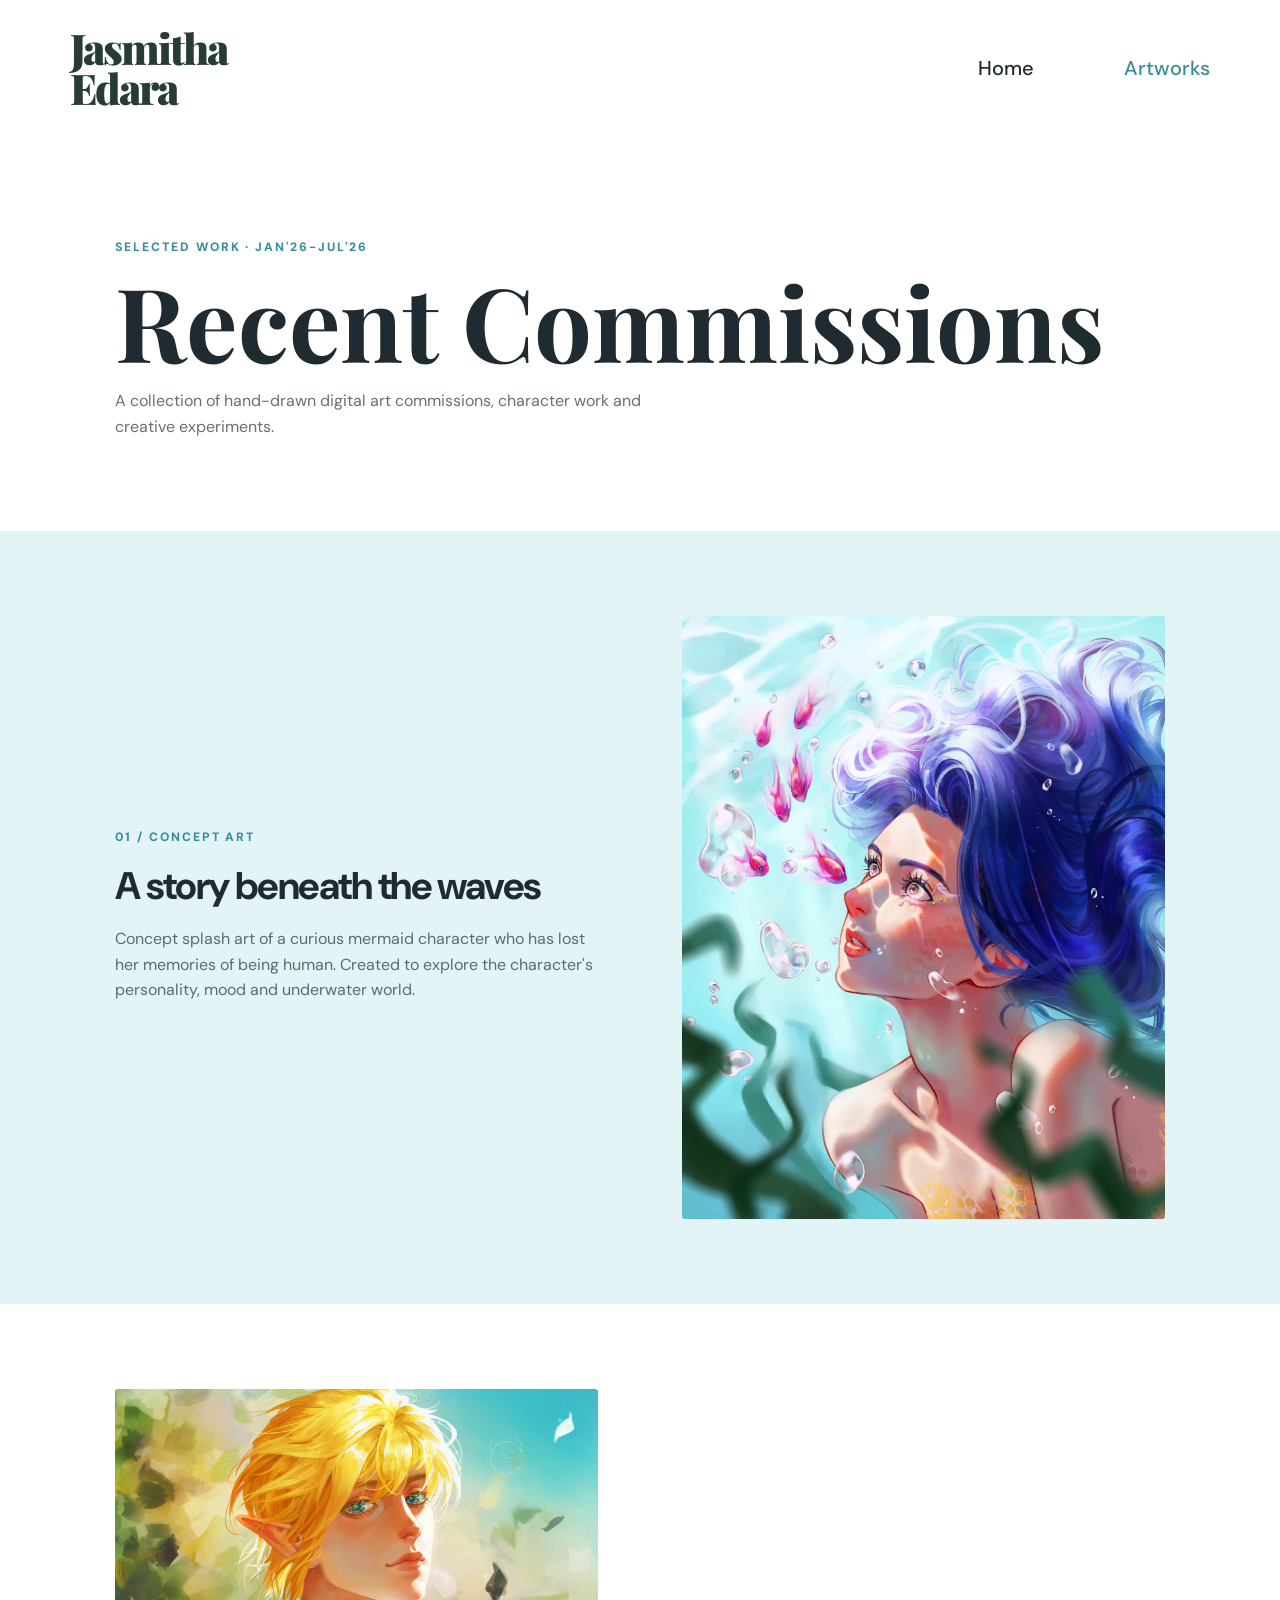
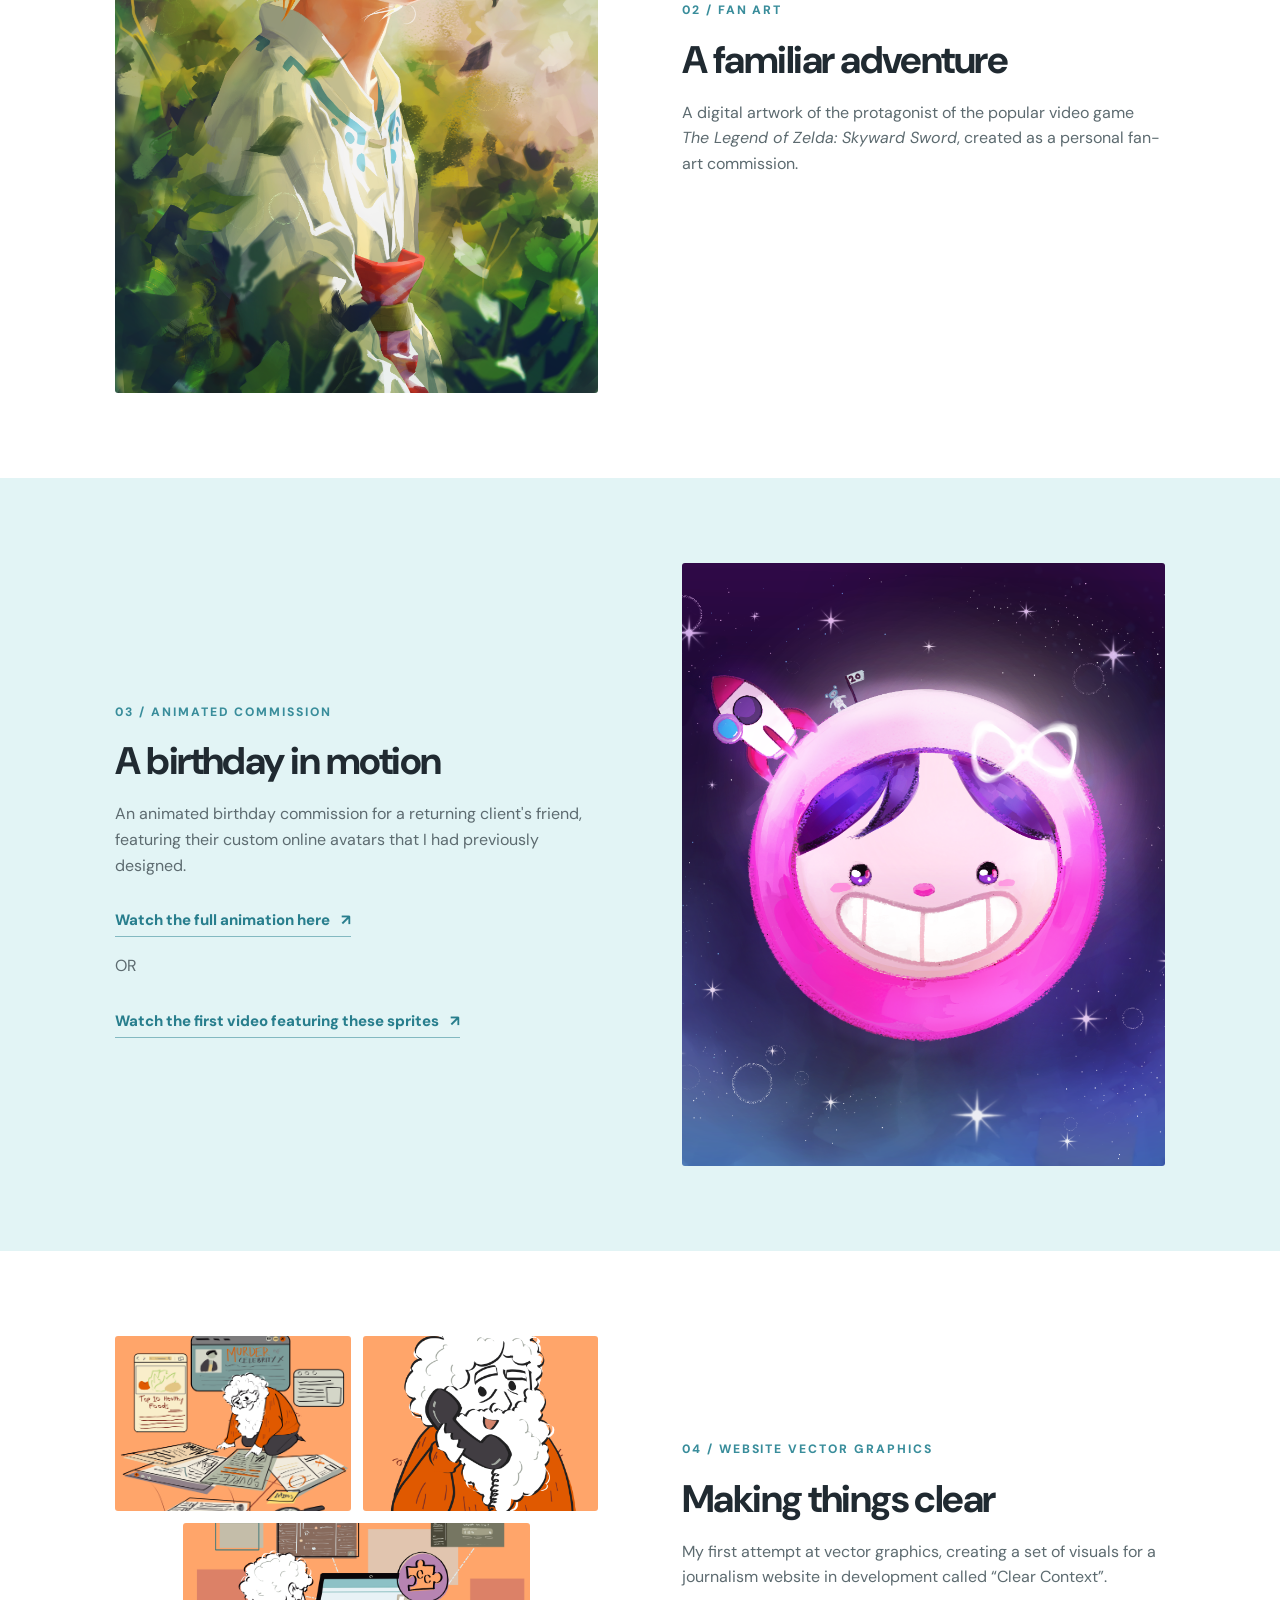
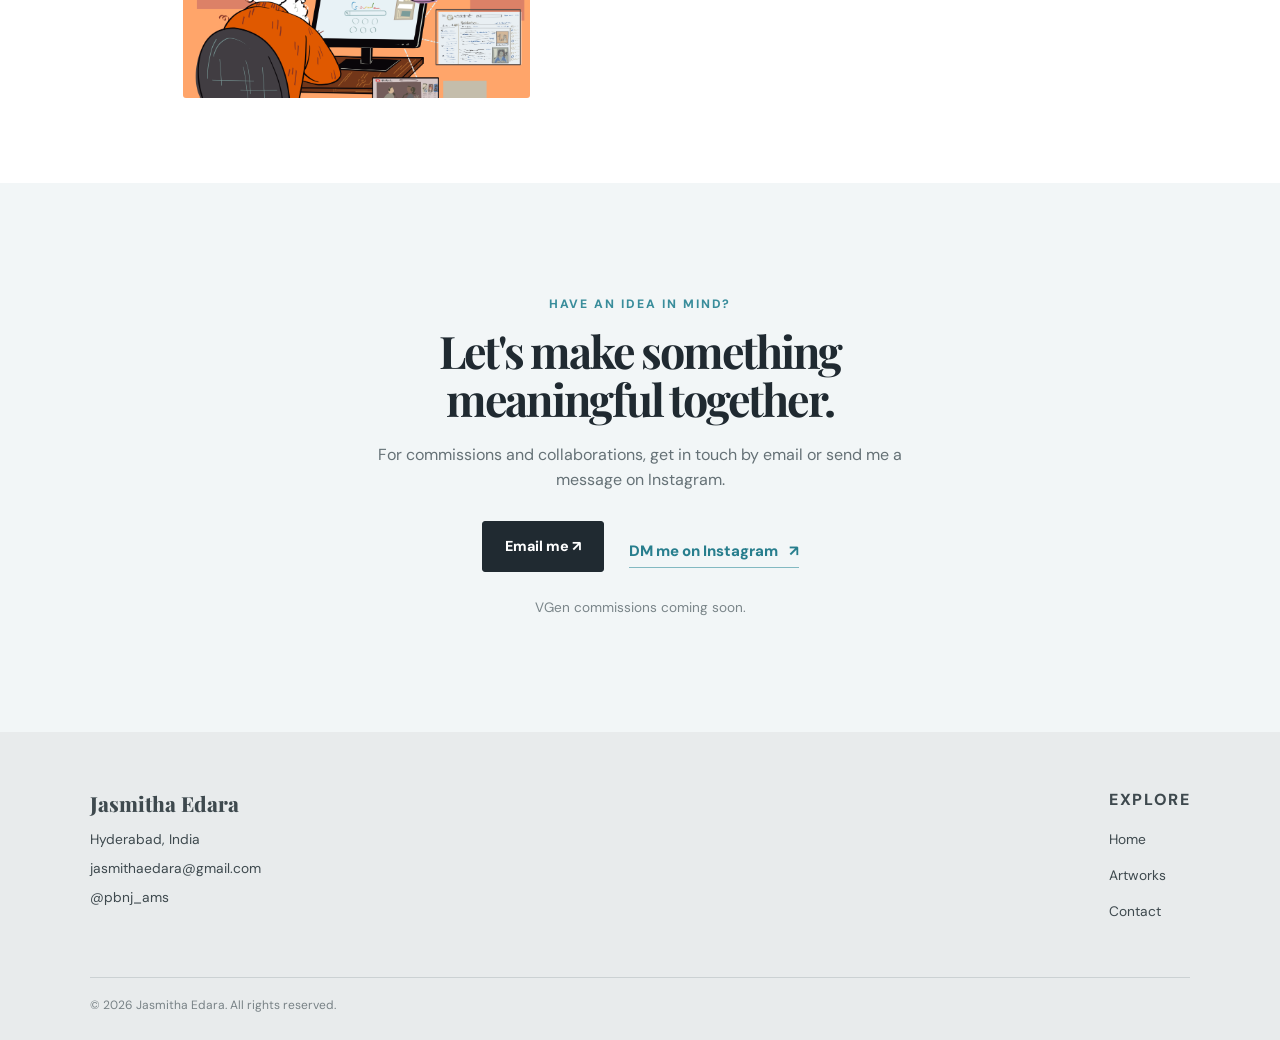
<file: artworks_page.html>
<!DOCTYPE html>
<html lang="en">
<head>
    <meta charset="UTF-8">
    <meta name="viewport" content="width=device-width, initial-scale=1.0">
    <title>Artworks</title>
    <link rel="preconnect" href="https://fonts.googleapis.com">
    <link rel="preconnect" href="https://fonts.gstatic.com" crossorigin>
    <link href="https://fonts.googleapis.com/css2?family=DM+Sans:wght@400;500;600;700;800&family=Playfair+Display:wght@700;800;900&display=swap" rel="stylesheet">
    <link rel="stylesheet" href="styles.css">
</head>
<body>
    <nav class="navbar">
        <a class="wordmark" href="index.html">Jasmitha<br>Edara</a>
        <div class="nav-links">
            <a href="index.html">Home</a>
            <a class="active" href="artworks_page.html">Artworks</a>
        </div>
    </nav>

    <main>
        <header class="page-intro">
            <p class="section-kicker">Selected work · Jan'26-Jul'26</p>
            <h1>Recent Commissions</h1>
            <p>A collection of hand-drawn digital art commissions, character work and creative experiments.</p>
        </header>

        <section class="artwork-row artwork-blue">
            <div class="artwork-copy">
                <p class="work-number">01 / CONCEPT ART</p>
                <h2>A story beneath the waves</h2>
                <p>Concept splash art of a curious mermaid character who has lost her memories of being human. Created to explore the character's personality, mood and underwater world.</p>
            </div>
            <div class="artwork-image">
                <img src="./Images/UW Study fc.png" alt="Mermaid character concept artwork">
            </div>
        </section>

        <section class="artwork-row artwork-white reverse">
            <div class="artwork-copy">
                <p class="work-number">02 / FAN ART</p>
                <h2>A familiar adventure</h2>
                <p>A digital artwork of the protagonist of the popular video game <em>The Legend of Zelda: Skyward Sword</em>, created as a personal fan-art commission.</p>
            </div>
            <div class="artwork-image">
                <img src="./Images/linksbluebday1.png" alt="The Legend of Zelda Skyward Sword artwork">
            </div>
        </section>

        <section class="artwork-row artwork-blue">
            <div class="artwork-copy">
                <p class="work-number">03 / ANIMATED COMMISSION</p>
                <h2>A birthday in motion</h2>
                <p>An animated birthday commission for a returning client's friend, featuring their custom online avatars that I had previously designed.</p>
                <a class="text-link" href="https://drive.google.com/file/d/1KJQoiYlZv8KYkwk2SIhAXGOALU_Sj-td/view?usp=sharing" aria-label="Animation link to be added">Watch the full animation here <span>↗</span></a>
                <p>OR</p>
                <a class="text-link" href="https://drive.google.com/file/d/1woaco_djk_aWVVucNKSU8_0RJ239plxT/view?usp=sharing" aria-label="Animation link to be added">Watch the first video featuring these sprites <span>↗</span></a>
            </div>
            <div class="artwork-image">
                <a href="https://drive.google.com/file/d/1KJQoiYlZv8KYkwk2SIhAXGOALU_Sj-td/view?usp=sharing" aria-label="Animation link to be added">
                    <img src="./Images/puchkie20final2.png" alt="Birthday commission featuring custom online avatars">
                </a>
            </div>
        </section>

        <section class="artwork-row artwork-white reverse clear-context-row">
            <div class="artwork-copy">
                <p class="work-number">04 / WEBSITE VECTOR GRAPHICS</p>
                <h2>Making things clear</h2>
                <p>My first attempt at vector graphics, creating a set of visuals for a journalism website in development called “Clear Context”.</p>
            </div>
            <div class="clear-context-images">
                <img src="./Images/clearcontext1.png" alt="Clear Context graphic one">
                <img src="./Images/clearcontext_2.png" alt="Clear Context graphic two">
                <img src="./Images/clearcontext3.png" alt="Clear Context graphic three">
            </div>
        </section>

        <section class="commission-cta">
            <p class="section-kicker">Have an idea in mind?</p>
            <h2>Let's make something<br>meaningful together.</h2>
            <p>For commissions and collaborations, get in touch by email or send me a message on Instagram.</p>
            <div class="contact-actions">
                <a class="button-link button-dark" href="mailto:jasmithaedara@gmail.com">Email me ↗</a>
                <a class="text-link" href="https://www.instagram.com/pbnj_ams/" target="_blank" rel="noopener">DM me on Instagram <span>↗</span></a>
            </div>
            <p class="contact-note">VGen commissions coming soon.</p>
        </section>
    </main>

    <footer class="site-footer">
        <div class="footer-contact">
            <a class="footer-wordmark" href="index.html">Jasmitha Edara</a>
            <p>Hyderabad, India</p>
            <p><a href="mailto:jasmithaedara@gmail.com">jasmithaedara@gmail.com</a></p>
            <p><a href="https://www.instagram.com/pbnj_ams/" target="_blank" rel="noopener">@pbnj_ams</a></p>
        </div>
        <div class="footer-nav">
            <p>Explore</p>
            <a href="index.html">Home</a>
            <a href="artworks_page.html">Artworks</a>
            <a href="mailto:jasmithaedara@gmail.com">Contact</a>
        </div>
        <p class="copyright">© 2026 Jasmitha Edara. All rights reserved.</p>
    </footer>
</body>
</html>
</file>
<file: styles.css>
* {
    box-sizing: border-box;
}

html {
    scroll-behavior: smooth;
}

body {
    margin: 0;
    background: #ffffff;
    color: #202a31;
    font-family: "DM Sans", Arial, sans-serif;
    line-height: 1.6;
}

img {
    display: block;
    max-width: 100%;
}

a {
    color: inherit;
    text-decoration: none;
}

.navbar {
    display: flex;
    justify-content: space-between;
    align-items: center;
    gap: 30px;
    padding: 28px 5.5%;
    background: #ffffff;
}

.wordmark {
    color: #283d32;
    font-family: "Playfair Display", Georgia, serif;
    font-size: clamp(1.8rem, 3.3vw, 3.4rem);
    font-weight: 900;
    line-height: 0.95;
    letter-spacing: -2px;
}

.nav-links {
    display: flex;
    align-items: center;
    justify-content: flex-end;
    gap: clamp(28px, 7vw, 110px);
}

.nav-links a {
    font-size: clamp(0.9rem, 1.7vw, 1.25rem);
    font-weight: 500;
    transition: color 0.2s ease;
}

.nav-links a:hover,
.nav-links a.active {
    color: #398d9b;
}

.hero {
    min-height: 650px;
    display: grid;
    grid-template-columns: 0.9fr 1.1fr;
    align-items: center;
    padding: 12px 0 70px 5.5%;
    overflow: hidden;
}

.hero-copy {
    position: relative;
    z-index: 2;
    padding: 35px 0;
}

.eyebrow,
.section-kicker,
.work-number {
    color: #398d9b;
    font-size: 0.76rem;
    font-weight: 800;
    letter-spacing: 0.16em;
    text-transform: uppercase;
}

.hero h1 {
    display: inline-block;
    margin: 18px -55px 20px 0;
    padding: 28px 48px 30px 0;
    background: #ffffff;
    color: #347f8d;
    font-family: "Playfair Display", Georgia, serif;
    font-size: clamp(2.7rem, 5.4vw, 5.7rem);
    font-weight: 900;
    line-height: 1.05;
    letter-spacing: -0.045em;
    text-transform: uppercase;
    transform: skewX(-5deg);
}

.hero-note {
    max-width: 390px;
    color: #59666b;
    font-size: 1rem;
}

.hero-image {
    height: 620px;
    margin-left: -10px;
    overflow: hidden;
}

.hero-image img {
    width: 100%;
    height: 100%;
    object-fit: cover;
    object-position: center;
}

.about-preview {
    display: grid;
    grid-template-columns: minmax(220px, 0.8fr) minmax(300px, 1.2fr) minmax(230px, 0.85fr);
    align-items: center;
    gap: 48px;
    padding: 105px 7%;
    background: #f3f6f7;
}

.about-image-wrap img {
    width: 100%;
    height: 430px;
    object-fit: cover;
    border-radius: 22px;
    background: #dcebed;
}

.about-copy h2,
.goals-copy h2,
.instagram-cta h2,
.artworks-prompt h2,
.commission-cta h2 {
    margin: 8px 0 20px;
    font-size: clamp(2rem, 3.5vw, 3.5rem);
    line-height: 1.08;
    letter-spacing: -0.05em;
}

.about-copy h2 span {
    color: #398d9b;
}

.about-copy p {
    color: #566267;
}

.text-link {
    display: inline-block;
    margin-top: 14px;
    color: #287e8d;
    font-size: 0.94rem;
    font-weight: 800;
    border-bottom: 1px solid #83b9c1;
    padding-bottom: 4px;
}

.text-link span {
    padding-left: 8px;
}

.skills-box {
    padding-left: 28px;
    border-left: 1px solid #cbd9dc;
}

.skills-box h2 {
    margin: 6px 0 16px;
    font-size: 2rem;
    text-transform: uppercase;
}

.skills-list {
    margin: 0;
    padding: 0;
    list-style: none;
}

.skills-list li {
    padding: 8px 0;
    border-bottom: 1px solid #d9e2e4;
    font-size: 0.9rem;
}

.skills-box h3 {
    margin: 25px 0 12px;
    font-size: 1rem;
    text-transform: uppercase;
    letter-spacing: 0.08em;
}

.software-list {
    display: flex;
    flex-wrap: wrap;
    gap: 12px;
}

.software-item {
    display: flex;
    align-items: center;
    gap: 7px;
    padding: 8px 10px;
    background: #ffffff;
    border: 1px solid #dce6e8;
    border-radius: 9px;
    font-size: 0.72rem;
    font-weight: 700;
}

.software-item img {
    width: 25px;
    height: 25px;
    object-fit: contain;
}

.goals-section {
    display: grid;
    grid-template-columns: 0.9fr 1.1fr;
    align-items: center;
    gap: 8%;
    padding: 105px 9%;
    background: #dff4f5;
}

.goals-image {
    padding: 28px;
}

.goals-image img {
    width: 100%;
    height: 390px;
    object-fit: cover;
    border-radius: 4px;
    background: #c8e8eb;
}

.goal-group {
    margin-top: 28px;
}

.goal-group h3 {
    margin-bottom: 8px;
    font-size: 1rem;
}

.goal-group h3 span {
    color: #648187;
    font-size: 0.82rem;
    font-weight: 500;
}

.goal-group ul {
    margin: 0;
    padding-left: 20px;
    color: #53676b;
}

.goal-group li {
    padding: 4px 0;
}

.instagram-cta {
    display: flex;
    justify-content: space-between;
    align-items: center;
    gap: 50px;
    padding: 95px 9%;
    background: #ffffff;
}

.instagram-cta > div:first-child {
    max-width: 520px;
}

.instagram-cta p:not(.section-kicker) {
    color: #657176;
}

.instagram-stats {
    display: flex;
    align-items: center;
    gap: 30px;
    flex-wrap: wrap;
}

.instagram-stats div {
    display: flex;
    flex-direction: column;
}

.instagram-stats strong {
    color: #347f8d;
    font-size: 2rem;
    line-height: 1.1;
}

.instagram-stats span {
    max-width: 130px;
    color: #657176;
    font-size: 0.76rem;
}

.button-link {
    display: inline-block;
    padding: 13px 22px;
    background: #347f8d;
    color: #ffffff;
    border: 1px solid #347f8d;
    border-radius: 3px;
    font-size: 0.9rem;
    font-weight: 800;
    transition: background 0.2s ease, color 0.2s ease;
}

.button-link:hover {
    background: #ffffff;
    color: #347f8d;
}

.artworks-prompt {
    padding: 75px 7%;
    text-align: center;
    background: #f2f6f7;
}

.artworks-prompt h2 {
    margin-bottom: 28px;
}

.button-dark {
    background: #202a31;
    border-color: #202a31;
}

.button-dark:hover {
    color: #202a31;
}

.site-footer {
    display: grid;
    grid-template-columns: 1fr auto;
    gap: 30px;
    padding: 55px 7% 25px;
    background: #e8ebec;
    color: #3e494e;
}

.footer-wordmark {
    font-family: "Playfair Display", Georgia, serif;
    font-size: 1.3rem;
    font-weight: 800;
}

.footer-contact p,
.footer-nav a {
    margin: 7px 0;
    font-size: 0.86rem;
}

.footer-contact a:hover,
.footer-nav a:hover {
    color: #287e8d;
}

.footer-nav {
    display: flex;
    flex-direction: column;
    align-items: flex-start;
}

.footer-nav p {
    margin: 0 0 8px;
    font-weight: 800;
    text-transform: uppercase;
    letter-spacing: 0.1em;
}

.copyright {
    grid-column: 1 / -1;
    margin: 18px 0 0;
    padding-top: 18px;
    border-top: 1px solid #cbd1d3;
    color: #788286;
    font-size: 0.75rem;
}

/* Page 2 */

.page-intro {
    padding: 90px 9% 75px;
    background: #ffffff;
}

.page-intro h1 {
    margin: 5px 0 15px;
    font-family: "Playfair Display", Georgia, serif;
    font-size: clamp(3.5rem, 8vw, 7rem);
    line-height: 1;
}

.page-intro h1 span {
    color: #398d9b;
}

.page-intro > p:last-child {
    max-width: 570px;
    color: #657176;
}

.artwork-row {
    display: grid;
    grid-template-columns: 1fr 1fr;
    align-items: center;
    gap: 8%;
    padding: 85px 9%;
}

.artwork-blue {
    background: #e2f4f5;
}

.artwork-white {
    background: #ffffff;
}

.artwork-row.reverse .artwork-copy {
    order: 2;
}

.artwork-row.reverse .artwork-image,
.artwork-row.reverse .clear-context-images {
    order: 1;
}

.artwork-copy {
    max-width: 490px;
}

.work-number {
    margin-bottom: 18px;
}

.artwork-copy h2 {
    margin: 0 0 18px;
    font-size: clamp(1.8rem, 3vw, 3rem);
    line-height: 1.12;
    letter-spacing: -0.04em;
}

.artwork-copy p:not(.work-number) {
    color: #5d6b70;
}

.artwork-image img {
    width: 100%;
    aspect-ratio: 4 / 5;
    object-fit: cover;
    border-radius: 3px;
}

.clear-context-images {
    display: grid;
    grid-template-columns: 1fr 1fr;
    gap: 12px;
    align-items: start;
}

.clear-context-images img {
    width: 100%;
    height: 175px;
    object-fit: cover;
    border-radius: 3px;
}

.clear-context-images img:last-child {
    grid-column: 1 / -1;
    width: 72%;
    justify-self: center;
}

.commission-cta {
    padding: 100px 9%;
    text-align: center;
    background: #f2f6f7;
}

.commission-cta h2 {
    margin-bottom: 18px;
    font-family: "Playfair Display", Georgia, serif;
}

.commission-cta > p:not(.section-kicker):not(.contact-note) {
    max-width: 540px;
    margin: 0 auto;
    color: #657176;
}

.contact-actions {
    display: flex;
    justify-content: center;
    align-items: center;
    gap: 25px;
    flex-wrap: wrap;
    margin-top: 28px;
}

.contact-note {
    margin-top: 25px;
    color: #7a8589;
    font-size: 0.85rem;
}

/* Flex box */
@media (max-width: 900px) {
    .about-preview {
        grid-template-columns: 0.8fr 1.2fr;
        gap: 35px;
    }

    .skills-box {
        grid-column: 1 / -1;
        padding: 25px 0 0;
        border-left: 0;
        border-top: 1px solid #cbd9dc;
    }

    .instagram-cta {
        align-items: flex-start;
        flex-direction: column;
    }
}

@media (max-width: 650px) {
    .navbar {
        align-items: flex-start;
        flex-direction: column;
        padding: 22px 6%;
        gap: 20px;
    }

    .wordmark {
        font-size: 2rem;
    }

    .nav-links {
        width: 100%;
        justify-content: space-between;
        gap: 12px;
    }

    .nav-links a {
        font-size: 0.9rem;
    }

    .hero {
        display: flex;
        flex-direction: column;
        align-items: stretch;
        min-height: 0;
        padding: 30px 6% 0;
    }

    .hero-copy {
        padding: 20px 0 0;
    }

    .hero h1 {
        margin: 12px 0 12px;
        padding: 0;
        background: transparent;
        color: #347f8d;
        font-size: clamp(2.5rem, 12vw, 4.5rem);
        transform: none;
    }

    .hero-note {
        max-width: 100%;
    }

    .hero-image {
        height: 340px;
        margin: 10px -6% 0;
        opacity: 0.58;
    }

    .about-preview {
        display: flex;
        flex-direction: column;
        align-items: stretch;
        padding: 65px 7%;
        gap: 30px;
    }

    .about-image-wrap img {
        height: 330px;
    }

    .skills-box {
        width: 100%;
    }

    .goals-section {
        display: flex;
        flex-direction: column;
        gap: 15px;
        padding: 65px 7%;
    }

    .goals-image {
        width: 100%;
        padding: 0;
    }

    .goals-image img {
        height: 260px;
    }

    .instagram-cta {
        padding: 65px 7%;
    }

    .instagram-stats {
        gap: 20px;
    }

    .site-footer {
        grid-template-columns: 1fr 1fr;
        padding: 40px 7% 22px;
    }

    .page-intro {
        padding: 65px 7% 50px;
    }

    .artwork-row {
        display: flex;
        flex-direction: column;
        align-items: stretch;
        gap: 28px;
        padding: 60px 7%;
    }

    .artwork-row.reverse .artwork-copy,
    .artwork-row.reverse .artwork-image,
    .artwork-row.reverse .clear-context-images {
        order: initial;
    }

    .artwork-image img {
        aspect-ratio: 4 / 5;
    }

    .clear-context-images img {
        height: 125px;
    }

    .commission-cta {
        padding: 70px 7%;
    }
}
</file>
